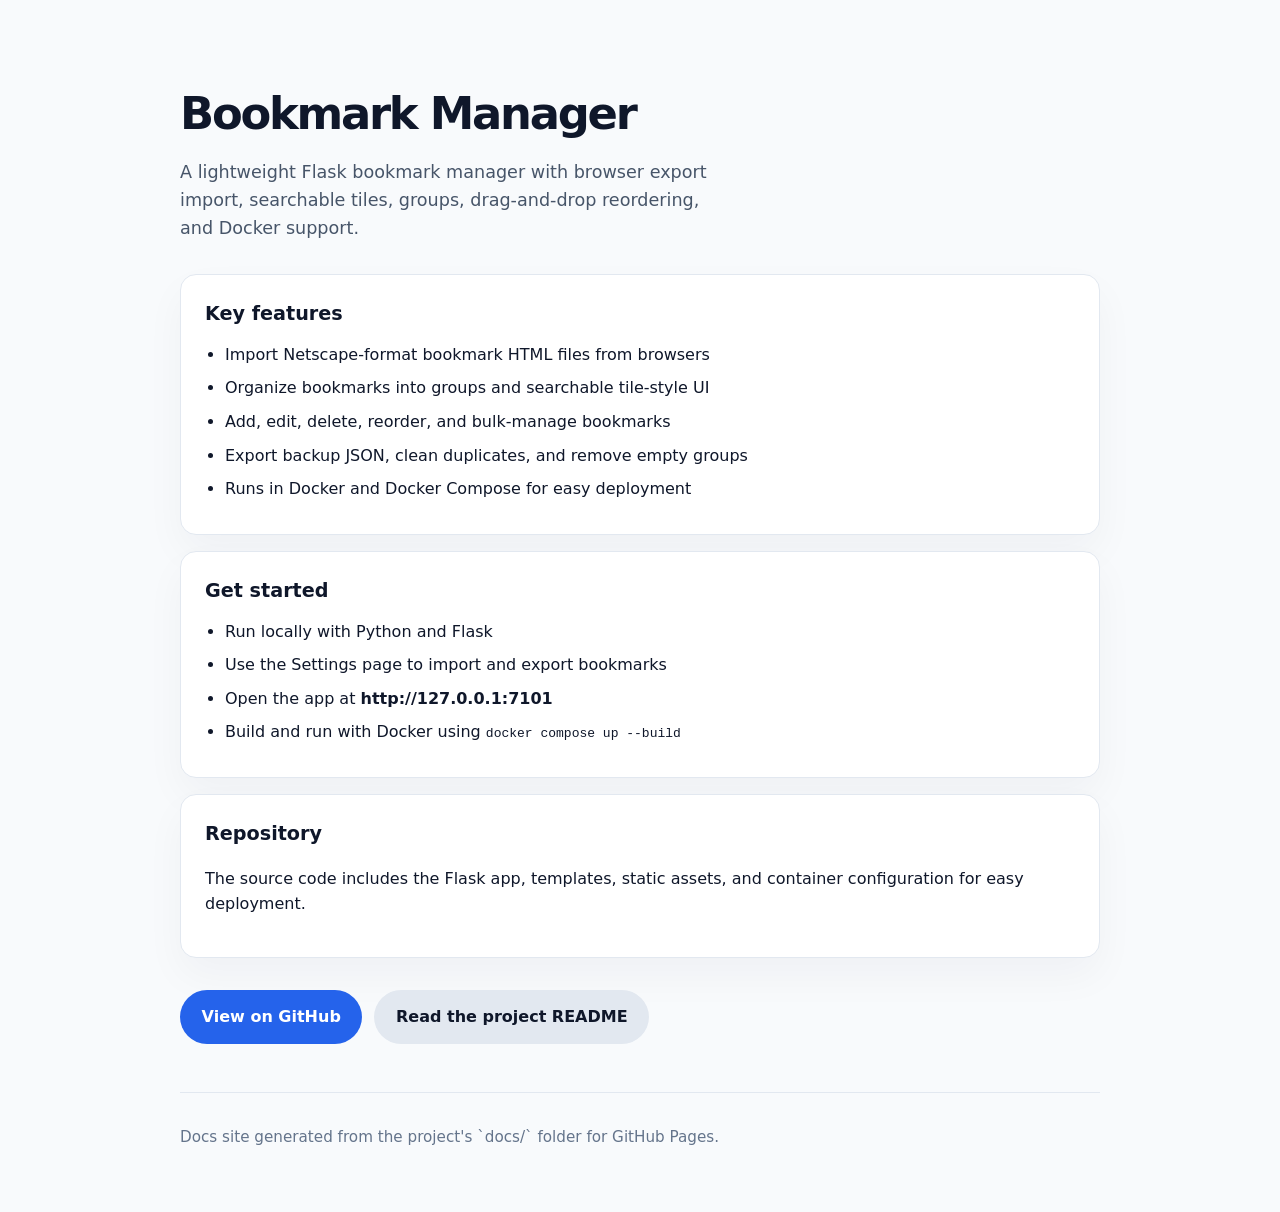
<file: docs/index.html>
<!DOCTYPE html>
<html lang="en">
<head>
  <meta charset="UTF-8" />
  <meta name="viewport" content="width=device-width, initial-scale=1.0" />
  <title>Bookmark Manager</title>
  <style>
    body {
      margin: 0;
      font-family: Inter, system-ui, -apple-system, BlinkMacSystemFont, "Segoe UI", sans-serif;
      background: #f8fafc;
      color: #0f172a;
      line-height: 1.6;
    }
    .page {
      max-width: 920px;
      margin: 0 auto;
      padding: 3rem 1.5rem;
    }
    h1 {
      margin-bottom: 0.5rem;
      font-size: clamp(2.5rem, 3.5vw, 3.5rem);
      letter-spacing: -0.05em;
    }
    p.lead {
      max-width: 34rem;
      margin: 0.5rem 0 1.5rem;
      color: #475569;
      font-size: 1.1rem;
    }
    .cards {
      display: grid;
      gap: 1rem;
      margin-top: 2rem;
    }
    .card {
      background: white;
      border: 1px solid #e2e8f0;
      border-radius: 1rem;
      padding: 1.5rem;
      box-shadow: 0 18px 40px rgba(15, 23, 42, 0.04);
    }
    .card h2 {
      margin-top: 0;
      margin-bottom: 0.75rem;
      font-size: 1.2rem;
    }
    .card ul {
      padding-left: 1.25rem;
      margin: 0;
    }
    .card li {
      margin-bottom: 0.5rem;
    }
    .buttons {
      display: flex;
      flex-wrap: wrap;
      gap: 0.75rem;
      margin-top: 2rem;
    }
    .button {
      background: #2563eb;
      color: white;
      text-decoration: none;
      padding: 0.9rem 1.35rem;
      border-radius: 999px;
      font-weight: 600;
    }
    .button.secondary {
      background: #e2e8f0;
      color: #0f172a;
    }
    footer {
      margin-top: 3rem;
      padding-top: 1rem;
      border-top: 1px solid #e2e8f0;
      color: #64748b;
      font-size: 0.95rem;
    }
  </style>
</head>
<body>
  <main class="page">
    <h1>Bookmark Manager</h1>
    <p class="lead">A lightweight Flask bookmark manager with browser export import, searchable tiles, groups, drag-and-drop reordering, and Docker support.</p>

    <div class="cards">
      <section class="card">
        <h2>Key features</h2>
        <ul>
          <li>Import Netscape-format bookmark HTML files from browsers</li>
          <li>Organize bookmarks into groups and searchable tile-style UI</li>
          <li>Add, edit, delete, reorder, and bulk-manage bookmarks</li>
          <li>Export backup JSON, clean duplicates, and remove empty groups</li>
          <li>Runs in Docker and Docker Compose for easy deployment</li>
        </ul>
      </section>

      <section class="card">
        <h2>Get started</h2>
        <ul>
          <li>Run locally with Python and Flask</li>
          <li>Use the Settings page to import and export bookmarks</li>
          <li>Open the app at <strong>http://127.0.0.1:7101</strong></li>
          <li>Build and run with Docker using <code>docker compose up --build</code></li>
        </ul>
      </section>

      <section class="card">
        <h2>Repository</h2>
        <p>The source code includes the Flask app, templates, static assets, and container configuration for easy deployment.</p>
      </section>
    </div>

    <div class="buttons">
      <a class="button" href="https://github.com/ftsiadimos/BookMark-App">View on GitHub</a>
      <a class="button secondary" href="../README.md">Read the project README</a>
    </div>

    <footer>
      <p>Docs site generated from the project's `docs/` folder for GitHub Pages.</p>
    </footer>
  </main>
</body>
</html>
</file>
